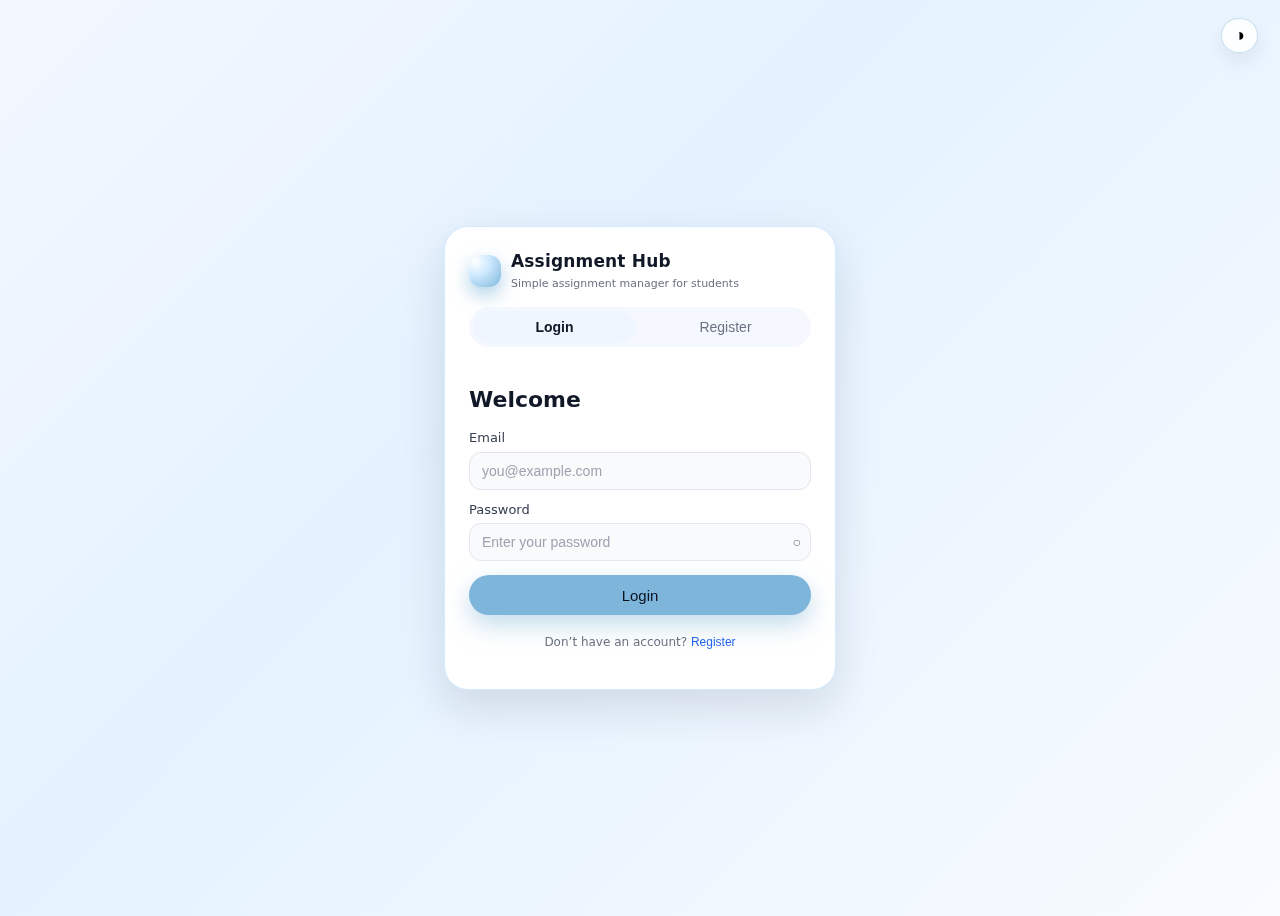
<file: index.html>
<!DOCTYPE html>
<html lang="en">
<head>
    <meta charset="UTF-8">
    <meta name="viewport" content="width=device-width, initial-scale=1.0">
    <title>Assignment Hub</title>
    <link rel="stylesheet" href="style.css">
</head>
<body>
    <button class="mode-toggle" aria-label="Toggle dark mode">◑</button>

    <div class="auth-wrapper" role="main">
        <div class="card" aria-labelledby="authTitle">
            <div class="auth-logo">
                <div class="logo-mark"></div>
                <div class="logo-text">
                    <span class="logo-title">Assignment Hub</span>
                    <span class="logo-subtitle">Simple assignment manager for students</span>
                </div>
            </div>

            <div class="tabs" role="tablist">
                <button class="tab active" id="loginTab" role="tab" aria-selected="true">
                    Login
                </button>
                <button class="tab" id="registerTab" role="tab" aria-selected="false">
                    Register
                </button>
            </div>

            <form id="loginForm" class="form" aria-label="Login form">
                <h2 class="title" id="authTitle">Welcome</h2>

                <div class="field-group">
                    <label for="loginEmail" class="field-label">Email</label>
                    <input
                        type="email"
                        id="loginEmail"
                        placeholder="you@example.com"
                        autocomplete="email"
                        required
                    >
                </div>

                <div class="field-group">
                    <label for="loginPassword" class="field-label">Password</label>
                    <div class="input-password">
                        <input
                            type="password"
                            id="loginPassword"
                            placeholder="Enter your password"
                            autocomplete="current-password"
                            required
                        >
                        <button
                            type="button"
                            class="toggle-password"
                            data-target="loginPassword"
                            aria-label="Show or hide password"
                        >○</button>
                    </div>
                </div>

                <button type="submit" class="btn primary full-width">
                    Login
                </button>

                <p class="helper-text center">
                    Don’t have an account?
                    <button type="button" class="link-button" id="goRegisterLink">
                        Register
                    </button>
                </p>
            </form>

            <form id="registerForm" class="form hidden" aria-label="Register form">
                <h2 class="title">Create Account</h2>

                <div class="field-group">
                    <label for="regName" class="field-label">Full name</label>
                    <input
                        type="text"
                        id="regName"
                        placeholder="Full name"
                        autocomplete="name"
                        required
                    >
                </div>

                <div class="field-group">
                    <label for="regEmail" class="field-label">Email</label>
                    <input
                        type="email"
                        id="regEmail"
                        placeholder="you@example.com"
                        autocomplete="email"
                        required
                    >
                </div>

                <div class="field-group">
                    <label for="regPassword" class="field-label">Password</label>
                    <div class="input-password">
                        <input
                            type="password"
                            id="regPassword"
                            placeholder="Create a password"
                            autocomplete="new-password"
                            required
                        >
                        <button
                            type="button"
                            class="toggle-password"
                            data-target="regPassword"
                            aria-label="Show or hide password"
                        >○</button>
                    </div>
                </div>

                <div class="field-group">
                    <label for="regConfirm" class="field-label">Confirm password</label>
                    <div class="input-password">
                        <input
                            type="password"
                            id="regConfirm"
                            placeholder="Repeat your password"
                            autocomplete="new-password"
                            required
                        >
                        <button
                            type="button"
                            class="toggle-password"
                            data-target="regConfirm"
                            aria-label="Show or hide password"
                        >○</button>
                    </div>
                </div>

                <button type="submit" class="btn primary full-width">
                    Create account
                </button>

                <p class="helper-text center">
                    Already have an account?
                    <button type="button" class="link-button" id="goLoginLink">
                        Login
                    </button>
                </p>
            </form>
        </div>
    </div>

    <script src="app.js"></script>
</body>
</html>
</file>
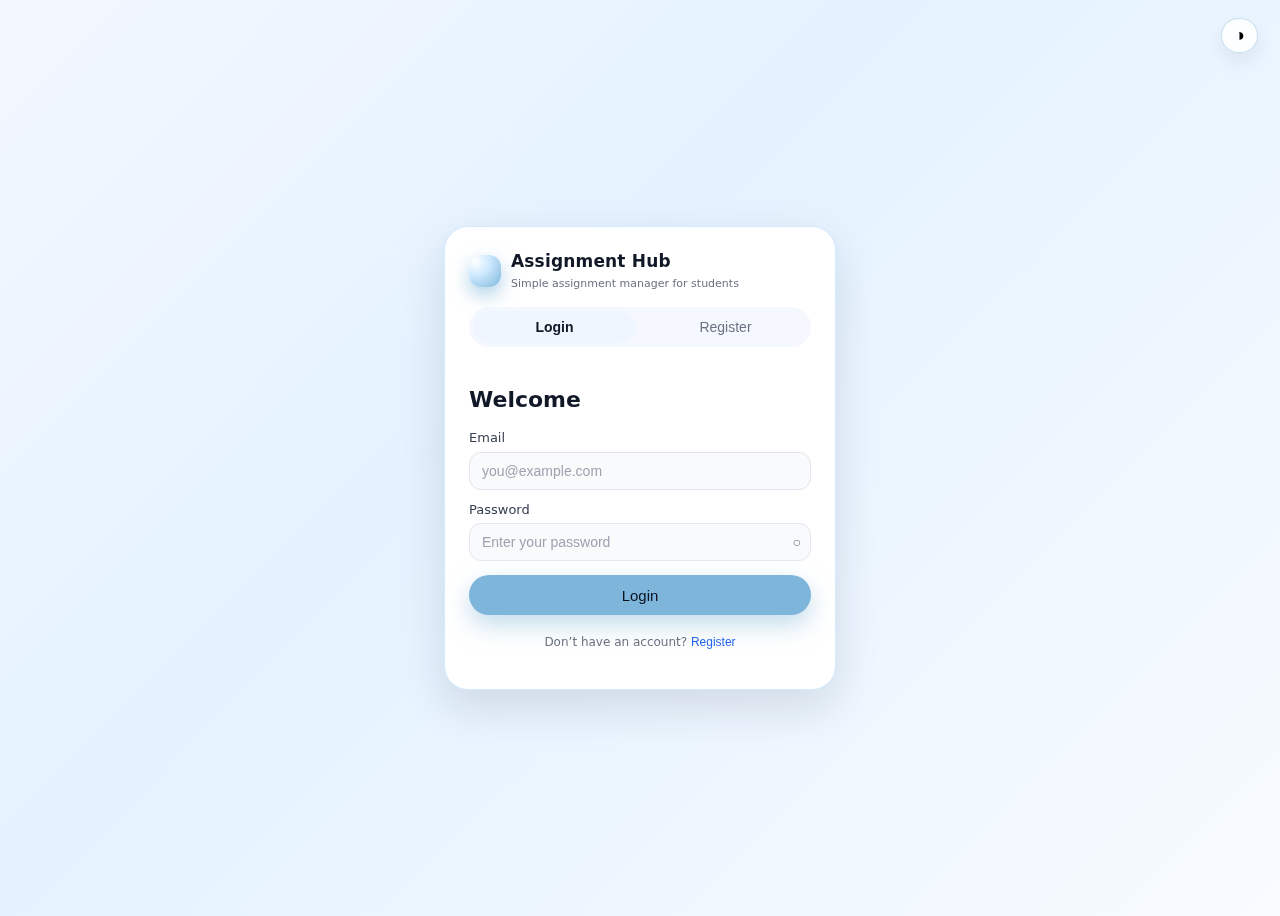
<file: assignments.html>
<!DOCTYPE html>
<html lang="en">
<head>
    <meta charset="UTF-8">
    <meta name="viewport" content="width=device-width, initial-scale=1.0">
    <title>Assignments</title>
    <link rel="stylesheet" href="style.css">
</head>
<body>
    <button class="mode-toggle" aria-label="Toggle dark mode">◑</button>

    <div class="page-wrapper">
        <header class="topbar">
            <div class="topbar-left">
                <button class="back-btn" data-go="dashboard.html">←</button>
                <div>
                    <div class="breadcrumb" id="courseBreadcrumb">Courses / MDT112</div>
                    <span class="app-name" id="courseTitle">Web Development Fundamentals</span>
                </div>
            </div>
            <div class="topbar-right">
                <span class="pill pill-soft">Semester 1 / 2025</span>
                <button type="button" class="link-logout" id="logoutBtn">Logout</button>
            </div>
        </header>

        <main class="page">
            <section class="page-header">
                <div>
                    <h1 class="page-title">Assignments</h1>
                    <p class="page-subtitle">
                        Track all your assignments, deadlines, and submission status.
                    </p>
                </div>
                <div class="page-actions">
                    <div class="status-legend">
                        <span class="legend-item">
                            <span class="status-dot good"></span> On time
                        </span>
                        <span class="legend-item">
                            <span class="status-dot warn"></span> Due soon
                        </span>
                        <span class="legend-item">
                            <span class="status-dot bad"></span> Overdue
                        </span>
                    </div>
                </div>
            </section>

            <section class="assignment-list" id="assignmentList"></section>
        </main>
    </div>

    <script src="app.js"></script>
</body>
</html>
</file>
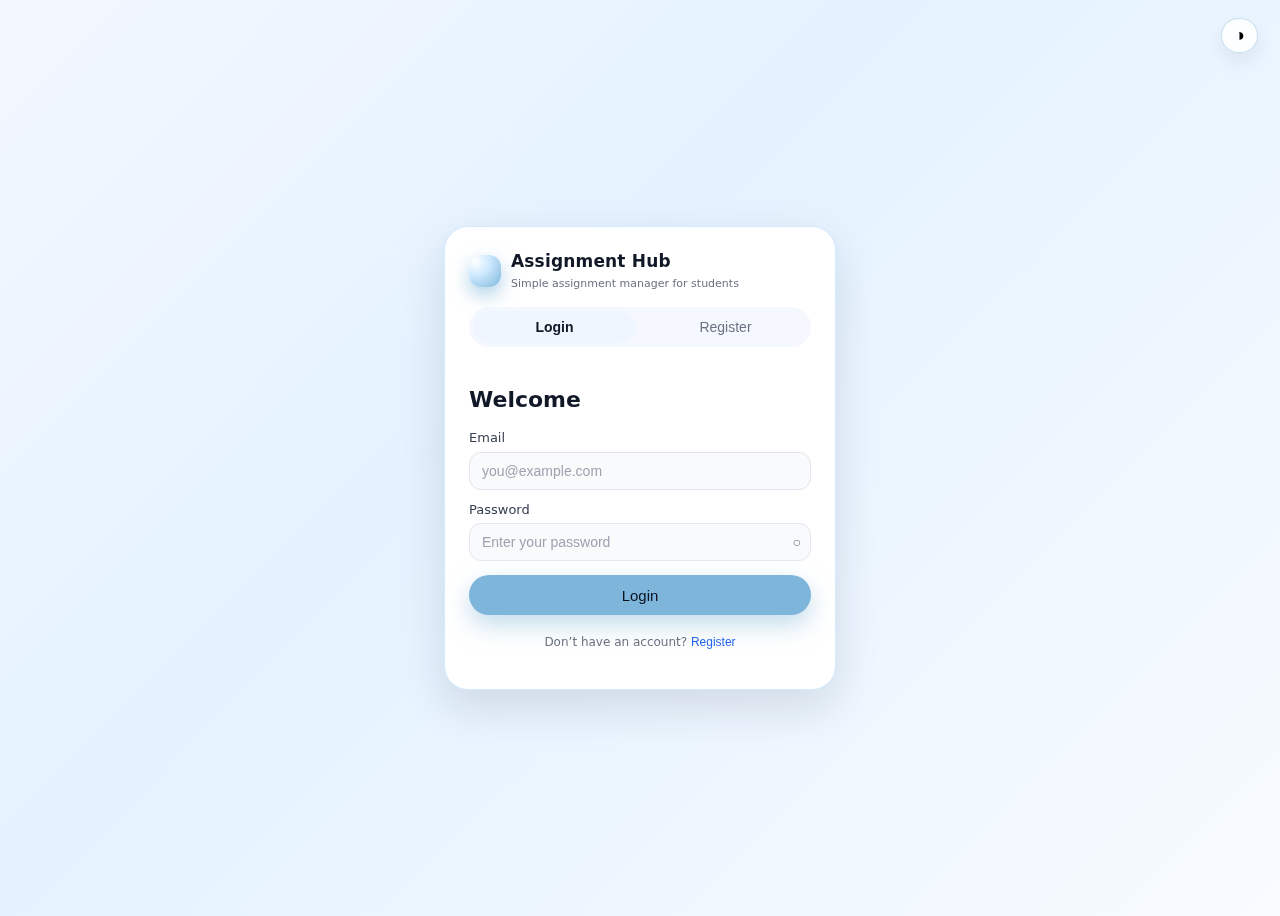
<file: dashboard.html>
<!DOCTYPE html>
<html lang="en">
<head>
    <meta charset="UTF-8">
    <meta name="viewport" content="width=device-width, initial-scale=1.0">
    <title>Assignment Hub</title>
    <link rel="stylesheet" href="style.css">
</head>
<body>
    <button class="mode-toggle" aria-label="Toggle dark mode">◑</button>

    <div class="page-wrapper">
        <header class="topbar">
            <div class="topbar-left">
                <div class="logo-dot"></div>
                <span class="app-name">Assignment Hub</span>
            </div>
            <div class="topbar-right">
                <span class="topbar-hello" id="userGreeting">Hi, Student</span>
                <div class="avatar" id="userAvatar">S</div>
                <button type="button" class="link-logout" id="logoutBtn">Logout</button>
            </div>
        </header>

        <main class="page">
            <nav class="page-subnav">
                <h1 class="subnav-title">My Courses</h1>
                <input type="text" class="input-search" placeholder="Search courses…">
            </nav>

            <section class="subject-grid">
                <a href="assignments.html" class="subject-card" data-course-code="MDT111">
                    <div class="subject-tag">MDT111</div>
                    <h2 class="subject-name">Introduction to Media Technology</h2>
                    <p class="subject-meta">3 assignments · next due: 18 Nov 2025</p>
                </a>

                <a href="assignments.html" class="subject-card" data-course-code="MDT112">
                    <div class="subject-tag">MDT112</div>
                    <h2 class="subject-name">Web Development Fundamentals</h2>
                    <p class="subject-meta">3 assignments · next due: 20 Nov 2025</p>
                </a>

                <a href="assignments.html" class="subject-card" data-course-code="MUX201">
                    <div class="subject-tag">MUX201</div>
                    <h2 class="subject-name">User Experience Design</h2>
                    <p class="subject-meta">3 assignments · next due: 19 Nov 2025</p>
                </a>

                <div class="subject-card disabled">
                    <div class="subject-tag">MDG205</div>
                    <h2 class="subject-name">Motion & Interactive Media</h2>
                    <p class="subject-meta">No upcoming assignments</p>
                </div>
            </section>
        </main>
    </div>

    <script src="app.js"></script>
</body>
</html>
</file>
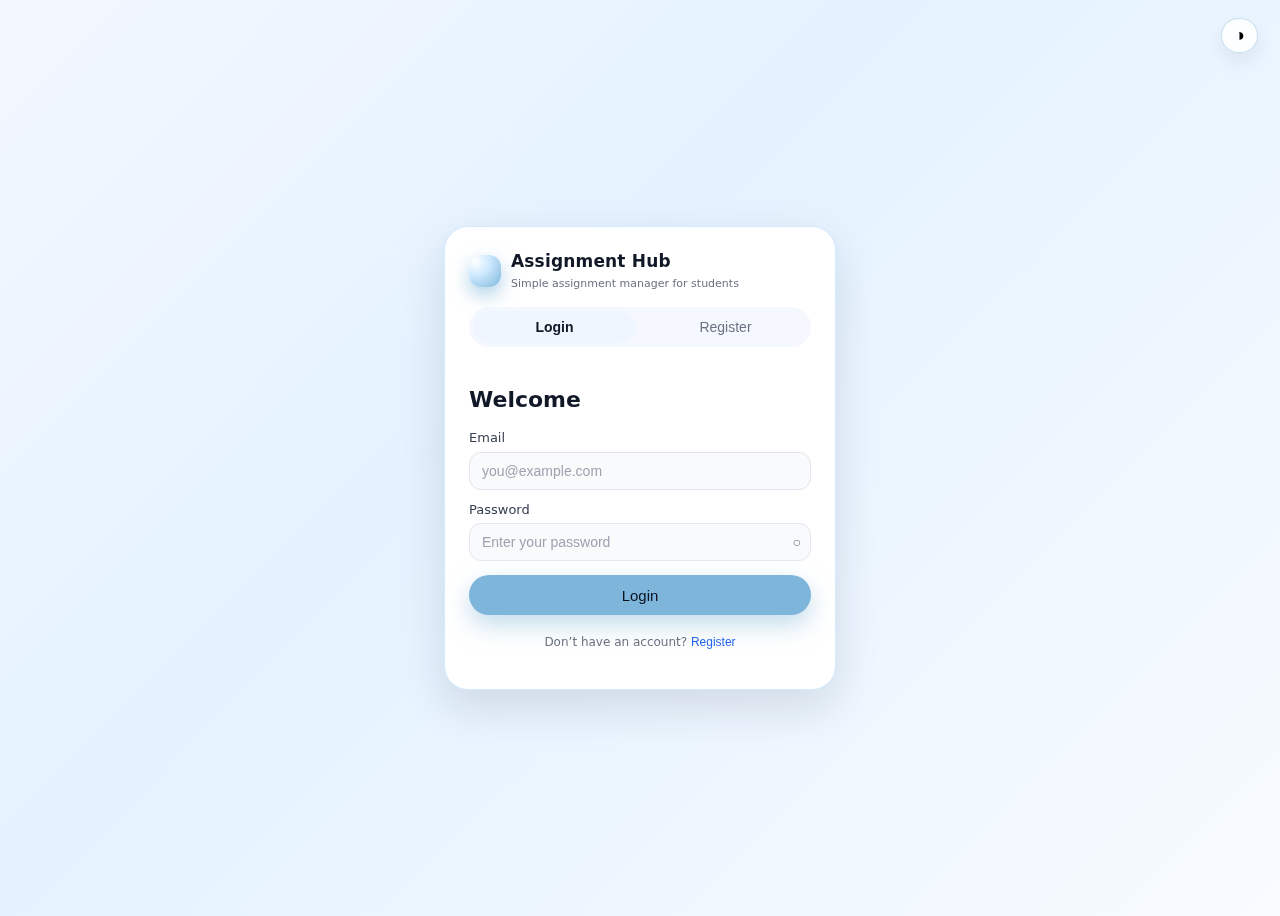
<file: submit.html>
<!DOCTYPE html>
<html lang="en">
<head>
    <meta charset="UTF-8">
    <meta name="viewport" content="width=device-width, initial-scale=1.0">
    <title>Submit Assignment</title>
    <link rel="stylesheet" href="style.css">
</head>
<body>
    <button class="mode-toggle" aria-label="Toggle dark mode">◑</button>

    <div class="page-wrapper">
        <header class="topbar">
            <div class="topbar-left">
                <button class="back-btn" data-go="assignments.html">←</button>
                <div>
                    <div class="breadcrumb" id="submitBreadcrumb">COURSE / Assignments</div>
                    <span class="app-name" id="submitTitle">Selected assignment</span>
                </div>
            </div>
            <div class="topbar-right">
                <span class="pill pill-soft" id="submitDue">Due: –</span>
                <button type="button" class="link-logout" id="logoutBtn">Logout</button>
            </div>
        </header>

        <main class="page page-split">
            <section class="submit-main">
                <h1 class="page-title">Submit your work</h1>
                <p class="page-subtitle">
                    Upload your final file and add a short note to your professor.
                </p>

                <form id="submitForm" class="submit-form">
                    <div class="field-group">
                        <label class="field-label" for="submitAssignmentTitle">Assignment title</label>
                        <input type="text" id="submitAssignmentTitle" value="" readonly>
                    </div>

                    <div class="field-group">
                        <label class="field-label" for="submitCourse">Course</label>
                        <input type="text" id="submitCourse" value="" readonly>
                    </div>

                    <div class="field-group">
                        <label class="field-label">Upload file</label>
                        <div class="file-drop">
                            <input type="file" id="fileInput" class="file-input" required>
                            <p class="file-text">
                                Drop your file here or <span class="underline">browse</span><br>
                                <span class="file-hint">Accepted: .pdf, .zip, .fig, .png</span><br>
                                <span id="selectedFileName" class="file-name">ยังไม่ได้เลือกไฟล์</span>
                            </p>
                        </div>
                    </div>

                    <div class="field-group">
                        <label class="field-label" for="submitNote">Note to professor (optional)</label>
                        <textarea id="submitNote" rows="4" placeholder="e.g. This is my final version. I focused on responsive layout and accessibility."></textarea>
                    </div>

                    <button type="submit" class="btn primary submit-btn">Submit assignment</button>
                    <p class="helper-text small">
                        Once submitted, you can update the file before the deadline.
                    </p>
                </form>
            </section>

            <aside class="submit-side">
                <div class="summary-card">
                    <h2 class="summary-title">Submission overview</h2>
                    <ul class="summary-list">
                        <li>
                            <span>Current status</span>
                            <span class="status-badge status-warn" id="submitStatus">Not submitted</span>
                        </li>
                        <li>
                            <span>Time remaining</span>
                            <span id="timeRemaining">3 days · 12 hours</span>
                        </li>
                        <li>
                            <span>Late policy</span>
                            <span>-10% per day</span>
                        </li>
                    </ul>
                    <p class="summary-footnote">
                        Make sure your file name follows the course convention before submitting.
                    </p>
                </div>
            </aside>
        </main>
    </div>

    <script src="app.js"></script>
</body>
</html>
</file>
<file: style.css>
:root {
    --accent: #CDE9FF;
    --accent-strong: #7EB6DB;
    --bg-light: #ffffff;
    --bg-soft: #F5F7FB;
    --text-main: #111827;
    --text-soft: #6B7280;
    --border-soft: #E3E6EE;
    --bg-dark: #050509;
    --card-dark: #14141C;
    --text-dark-main: #F9FAFB;
    --text-dark-soft: #9CA3AF;
    --border-dark: #2A2A3C;
}

*,
*::before,
*::after {
    box-sizing: border-box;
}

html {
    font-size: 15px;
}

body {
    font-family: system-ui, -apple-system, BlinkMacSystemFont, "Inter", sans-serif;
    background: linear-gradient(135deg, #F3F7FF 0%, #E4F2FF 40%, #F8FBFF 100%);
    color: var(--text-main);
    min-height: 100vh;
    display: flex;
    justify-content: center;
    align-items: center;
    line-height: 1.5;
    transition: background 0.3s ease, color 0.3s ease;
}

body.dark {
    background: radial-gradient(circle at top, #202033 0, var(--bg-dark) 60%);
    color: var(--text-dark-main);
}

:focus-visible {
    outline: 2px solid var(--accent-strong);
    outline-offset: 2px;
}

.mode-toggle {
    position: fixed;
    top: 18px;
    right: 22px;
    cursor: pointer;
    font-size: 18px;
    padding: 6px 12px;
    border-radius: 999px;
    background: rgba(255, 255, 255, 0.9);
    border: 1px solid rgba(148, 193, 220, 0.5);
    backdrop-filter: blur(8px);
    box-shadow: 0 8px 20px rgba(15, 23, 42, 0.08);
    z-index: 10;
}

body.dark .mode-toggle {
    background: rgba(15, 23, 42, 0.95);
    border-color: var(--border-dark);
    color: var(--text-dark-main);
}

.auth-wrapper {
    width: 100%;
    max-width: 440px;
    padding: 24px;
}

.card {
    background: #ffffff;
    border-radius: 24px;
    padding: 22px 24px 26px;
    box-shadow: 0 18px 45px rgba(15, 23, 42, 0.12);
    border: 1px solid rgba(205, 233, 255, 0.9);
    backdrop-filter: blur(10px);
    transition: background 0.3s ease, border-color 0.3s ease, box-shadow 0.3s ease;
}

body.dark .card {
    background: rgba(20, 20, 28, 0.98);
    border-color: var(--border-dark);
    box-shadow: 0 20px 60px rgba(0, 0, 0, 0.6);
}

.auth-logo {
    display: flex;
    align-items: center;
    gap: 10px;
    margin-bottom: 14px;
}

.logo-mark {
    width: 32px;
    height: 32px;
    border-radius: 12px;
    background: radial-gradient(circle at 20% 20%, #FFFFFF 0, #CDE9FF 40%, #7EB6DB 100%);
    box-shadow: 0 8px 18px rgba(126, 182, 219, 0.6);
}

.logo-text {
    display: flex;
    flex-direction: column;
    gap: 2px;
}

.logo-title {
    font-size: 17px;
    font-weight: 600;
    letter-spacing: 0.01em;
}

.logo-subtitle {
    font-size: 11px;
    color: var(--text-soft);
}

body.dark .logo-subtitle {
    color: var(--text-dark-soft);
}

.tabs {
    display: flex;
    gap: 8px;
    background: rgba(244, 247, 255, 0.9);
    padding: 4px;
    border-radius: 999px;
    margin-bottom: 18px;
}

body.dark .tabs {
    background: rgba(26, 26, 40, 0.9);
}

.tab {
    flex: 1;
    border: none;
    border-radius: 999px;
    padding: 8px 0;
    font-size: 14px;
    cursor: pointer;
    background: transparent;
    color: var(--text-soft);
    transition: background 0.2s ease, color 0.2s ease, transform 0.1s ease;
}

.tab.active {
    background: #EFF6FF;
    color: #111827;
    font-weight: 600;
}

body.dark .tab.active {
    background: rgba(156, 203, 226, 0.92);
    color: #020617;
}

.tab:active {
    transform: scale(0.97);
}

.form {
    margin-top: 4px;
    display: flex;
    flex-direction: column;
    gap: 10px;
}

.hidden {
    display: none;
}

.title {
    font-size: 22px;
    margin-bottom: 2px;
}

.subtitle {
    font-size: 13px;
    color: var(--text-soft);
    margin-bottom: 14px;
}

body.dark .subtitle {
    color: var(--text-dark-soft);
}

.field-group {
    display: flex;
    flex-direction: column;
    gap: 4px;
}

.field-label {
    font-size: 13px;
    color: #374151;
}

body.dark .field-label {
    color: #E5E7EB;
}

.form input,
.input-search {
    width: 100%;
    padding: 10px 12px;
    border-radius: 12px;
    border: 1px solid var(--border-soft);
    font-size: 14px;
    outline: none;
    background: #F9FAFB;
    color: var(--text-main);
    transition: border-color 0.2s ease, box-shadow 0.2s ease, background 0.2s ease;
}

.form input::placeholder {
    color: #9CA3AF;
}

.form input:focus {
    border-color: var(--accent-strong);
    box-shadow: 0 0 0 1px rgba(126, 182, 219, 0.6);
    background: #FFFFFF;
}

body.dark .form input,
body.dark .input-search {
    background: #111827;
    border-color: var(--border-dark);
    color: var(--text-dark-main);
}

body.dark .form input::placeholder,
body.dark .input-search::placeholder {
    color: #6B7280;
}

body.dark .form input:focus {
    border-color: var(--accent-strong);
    box-shadow: 0 0 0 1px rgba(126, 182, 219, 0.9);
}

.input-password {
    position: relative;
    width: 100%;
}

.input-password input {
    padding-right: 40px;
    margin-bottom: 0;
}

.toggle-password {
    position: absolute;
    right: 10px;
    top: 50%;
    transform: translateY(-50%);
    border: none;
    background: transparent;
    cursor: pointer;
    font-size: 14px;
    padding: 0;
    line-height: 1;
    color: var(--text-soft);
}

.toggle-password:focus {
    outline: none;
}

body.dark .toggle-password {
    color: var(--text-dark-soft);
}

.btn {
    border-radius: 999px;
    border: none;
    cursor: pointer;
    font-size: 15px;
    padding: 11px 14px;
    margin-top: 4px;
    transition: transform 0.1s ease, box-shadow 0.2s ease, background 0.2s ease, opacity 0.2s;
    display: inline-flex;
    align-items: center;
    justify-content: center;
    min-height: 40px;
}

.full-width {
    width: 100%;
}

.btn.primary {
    background: var(--accent-strong);
    color: #0B1220;
    box-shadow: 0 10px 25px rgba(148, 193, 220, 0.55);
    font-weight: 500;
}

.btn.primary:hover {
    background: #669EC8;
}

.btn.primary:active {
    transform: scale(0.97);
    box-shadow: 0 4px 14px rgba(148, 193, 220, 0.8);
}

body.dark .btn.primary {
    background: var(--accent-strong);
    color: #020617;
    box-shadow: 0 12px 30px rgba(0, 0, 0, 0.7);
}

body.dark .btn.primary:hover {
    background: #5A8FB8;
}

.submit-btn {
    border-radius: 10px;
}

.helper-text {
    margin-top: 8px;
    font-size: 12px;
    color: var(--text-soft);
}

.helper-text.center {
    text-align: center;
}

body.dark .helper-text {
    color: var(--text-dark-soft);
}

.helper-text.small {
    font-size: 11px;
    margin-top: 4px;
}

.link-button {
    border: none;
    background: none;
    padding: 0;
    margin: 0;
    font-size: 12px;
    color: #2563EB;
    cursor: pointer;
    font-weight: 500;
}

.link-button:hover {
    text-decoration: underline;
}

body.dark .link-button {
    color: #93C5FD;
}

.page-wrapper {
    width: 100%;
    max-width: 1040px;
    margin: 40px auto;
    padding: 0 20px 40px;
}

.topbar {
    display: flex;
    align-items: center;
    justify-content: space-between;
    margin-bottom: 22px;
}

.topbar-left {
    display: flex;
    align-items: center;
    gap: 10px;
}

.topbar-right {
    display: flex;
    align-items: center;
    gap: 10px;
}

.logo-dot {
    width: 10px;
    height: 10px;
    border-radius: 999px;
    background: var(--accent-strong);
}

.app-name {
    font-weight: 600;
    font-size: 16px;
}

.topbar-hello {
    font-size: 13px;
    opacity: 0.8;
}

.avatar {
    width: 30px;
    height: 30px;
    border-radius: 999px;
    display: inline-flex;
    align-items: center;
    justify-content: center;
    font-size: 13px;
    font-weight: 600;
    background: var(--accent);
}

body.dark .avatar {
    background: var(--accent-strong);
    color: #020617;
}

.link-logout {
    border: none;
    background: transparent;
    font-size: 12px;
    cursor: pointer;
    color: var(--text-soft);
    text-decoration: underline;
    padding: 0;
}

body.dark .link-logout {
    color: var(--text-dark-soft);
}

.breadcrumb {
    font-size: 11px;
    opacity: 0.6;
    margin-bottom: 2px;
}

.page {
    background: rgba(255,255,255,0.96);
    border-radius: 22px;
    padding: 20px 20px 24px;
    border: 1px solid rgba(226,232,240,0.9);
    box-shadow: 0 16px 40px rgba(15,23,42,0.08);
    transition: background 0.3s ease, border-color 0.3s ease;
}

body.dark .page {
    background: rgba(15,15,25,0.98);
    border-color: var(--border-dark);
    box-shadow: 0 18px 50px rgba(0,0,0,0.7);
}

.page-header {
    display: flex;
    align-items: flex-end;
    justify-content: space-between;
    gap: 16px;
    margin-bottom: 16px;
}

.page-title {
    font-size: 22px;
    margin-bottom: 4px;
}

.page-subtitle {
    font-size: 13px;
    color: var(--text-soft);
}

body.dark .page-subtitle {
    color: var(--text-dark-soft);
}

.page-actions {
    display: flex;
    align-items: center;
    gap: 10px;
}

.page-subnav {
    display: flex;
    align-items: center;
    justify-content: space-between;
    gap: 12px;
    padding: 10px 14px;
    border-radius: 999px;
    background: rgba(205, 233, 255, 0.7);
    margin-bottom: 16px;
}

.subnav-title {
    font-size: 18px;
    font-weight: 600;
}

body.dark .page-subnav {
    background: rgba(148, 193, 220, 0.22);
}

.input-search {
    min-width: 120px;
    max-width: 190px;
    padding: 8px 10px;
    font-size: 13px;
}

.pill {
    display: inline-flex;
    align-items: center;
    justify-content: center;
    padding: 4px 10px;
    border-radius: 999px;
    font-size: 11px;
}

.pill-soft {
    background: rgba(205,233,255,0.45);
    color: #0F172A;
}

body.dark .pill-soft {
    background: rgba(148,193,220,0.2);
    color: var(--text-dark-main);
}

.back-btn {
    border-radius: 999px;
    border: 1px solid var(--border-soft);
    padding: 5px 10px;
    background: #FFFFFF;
    cursor: pointer;
    font-size: 14px;
}

body.dark .back-btn {
    background: #15151F;
    border-color: var(--border-dark);
    color: var(--text-dark-main);
}

.subject-grid {
    display: grid;
    grid-template-columns: repeat(auto-fit, minmax(210px, 1fr));
    gap: 14px;
    margin-top: 8px;
}

.subject-card {
    display: block;
    padding: 14px 14px 16px;
    border-radius: 16px;
    border: 1px solid var(--border-soft);
    background: #F9FAFB;
    text-decoration: none;
    color: inherit;
    transition: transform 0.12s ease, box-shadow 0.2s ease, border-color 0.2s ease, background 0.2s ease;
}

.subject-card:hover {
    transform: translateY(-2px);
    box-shadow: 0 10px 25px rgba(148,193,220,0.55);
    border-color: var(--accent-strong);
    background: #FFFFFF;
}

.subject-card.disabled {
    opacity: 0.6;
    cursor: default;
}

.subject-tag {
    display: inline-flex;
    padding: 3px 8px;
    border-radius: 999px;
    background: rgba(205,233,255,0.85);
    font-size: 11px;
    margin-bottom: 6px;
}

.subject-name {
    font-size: 15px;
    margin-bottom: 4px;
}

.subject-meta {
    font-size: 12px;
    color: var(--text-soft);
}

body.dark .subject-card {
    background: #111827;
    border-color: var(--border-dark);
}

body.dark .subject-card:hover {
    background: #020617;
}

body.dark .subject-meta {
    color: var(--text-dark-soft);
}

body.dark .subject-tag {
    background: rgba(156,203,226,0.3);
}

.assignment-list {
    margin-top: 10px;
    display: flex;
    flex-direction: column;
    gap: 10px;
}

.assignment-card {
    display: flex;
    justify-content: space-between;
    gap: 14px;
    padding: 14px 14px 12px;
    border-radius: 14px;
    border: 1px solid var(--border-soft);
    background: #F9FAFB;
}

.assignment-main {
    flex: 1;
}

.assignment-title {
    font-size: 15px;
    margin-bottom: 2px;
}

.assignment-desc {
    font-size: 12px;
    color: var(--text-soft);
    margin-bottom: 6px;
}

.assignment-meta {
    font-size: 11px;
    color: var(--text-soft);
    display: flex;
    gap: 10px;
    flex-wrap: wrap;
}

.meta-item::before {
    content: "• ";
}

.assignment-side {
    display: flex;
    flex-direction: column;
    align-items: flex-end;
    gap: 8px;
}

body.dark .assignment-card {
    background: #111827;
    border-color: var(--border-dark);
}

body.dark .assignment-desc,
body.dark .assignment-meta {
    color: var(--text-dark-soft);
}

.status-badge {
    font-size: 11px;
    padding: 4px 8px;
    border-radius: 999px;
}

.status-good {
    background: rgba(187,247,208,0.9);
    color: #166534;
}

.status-warn {
    background: rgba(254,243,199,0.95);
    color: #92400E;
}

.status-bad {
    background: rgba(254,226,226,0.95);
    color: #B91C1C;
}

body.dark .status-good {
    background: rgba(22,163,74,0.22);
    color: #BBF7D0;
}

body.dark .status-warn {
    background: rgba(234,179,8,0.18);
    color: #FACC15;
}

body.dark .status-bad {
    background: rgba(239,68,68,0.18);
    color: #FCA5A5;
}

.status-legend {
    display: flex;
    gap: 10px;
    font-size: 11px;
    flex-wrap: wrap;
}

.legend-item {
    display: inline-flex;
    align-items: center;
    gap: 4px;
}

.status-dot {
    width: 8px;
    height: 8px;
    border-radius: 999px;
}

.status-dot.good {
    background: #22C55E;
}

.status-dot.warn {
    background: #EAB308;
}

.status-dot.bad {
    background: #EF4444;
}

.btn.secondary {
    background: #FFFFFF;
    border: 1px solid var(--border-soft);
}

body.dark .btn.secondary {
    border-color: var(--border-dark);
    color: var(--text-dark-main);
    background: #111827;
}

.btn.ghost {
    background: transparent;
    border: 1px dashed var(--border-soft);
    color: var(--text-soft);
}

.btn.ghost:disabled {
    cursor: default;
}

.page-split {
    display: grid;
    grid-template-columns: minmax(0, 2.1fr) minmax(0, 1.2fr);
    gap: 14px;
}

.submit-main {
    display: flex;
    flex-direction: column;
}

.submit-form {
    margin-top: 14px;
    display: flex;
    flex-direction: column;
    gap: 10px;
}

.field-label + input[readonly] {
    background: #EFF4FF;
}

body.dark .field-label + input[readonly] {
    background: #111827;
}

.file-drop {
    border-radius: 14px;
    border: 1px dashed var(--border-soft);
    padding: 16px;
    text-align: center;
    background: #F9FAFB;
    position: relative;
}

.file-input {
    position: absolute;
    inset: 0;
    opacity: 0;
    cursor: pointer;
}

.file-text {
    font-size: 13px;
}

.file-hint {
    font-size: 11px;
    color: var(--text-soft);
}

.file-name {
    display: inline-block;
    margin-top: 4px;
    font-size: 12px;
    font-style: italic;
    color: var(--text-soft);
}

body.dark .file-drop {
    background: #111827;
    border-color: var(--border-dark);
}

body.dark .file-hint {
    color: var(--text-dark-soft);
}

body.dark .file-name {
    color: var(--text-dark-soft);
}

.underline {
    text-decoration: underline;
}

.submit-side {
    display: flex;
}

.summary-card {
    width: 100%;
    border-radius: 18px;
    border: 1px solid var(--border-soft);
    background: #F9FAFB;
    padding: 14px 14px 12px;
    font-size: 13px;
}

.summary-title {
    font-size: 14px;
    margin-bottom: 6px;
}

.summary-list {
    list-style: none;
    margin-bottom: 8px;
}

.summary-list li {
    display: flex;
    justify-content: space-between;
    gap: 12px;
    padding: 6px 0;
    border-bottom: 1px dashed rgba(148,163,184,0.5);
    font-size: 12px;
}

.summary-list li:last-child {
    border-bottom: none;
}

.summary-footnote {
    font-size: 11px;
    color: var(--text-soft);
    margin-top: 4px;
}

body.dark .summary-card {
    background: #111827;
    border-color: var(--border-dark);
}

body.dark .summary-footnote {
    color: var(--text-dark-soft);
}

@media (max-width: 768px) {
    body {
        align-items: flex-start;
    }

    .page-wrapper {
        margin-top: 70px;
    }

    .page-split {
        grid-template-columns: 1fr;
    }

    .page-subnav {
        flex-direction: column;
        align-items: flex-start;
    }

    .input-search {
        width: 100%;
        max-width: 100%;
    }
}

@media (max-width: 480px) {
    .card {
        padding: 20px 18px 22px;
        border-radius: 18px;
    }

    .title {
        font-size: 20px;
    }

    .page-wrapper {
        padding: 0 14px 32px;
    }
}
</file>
